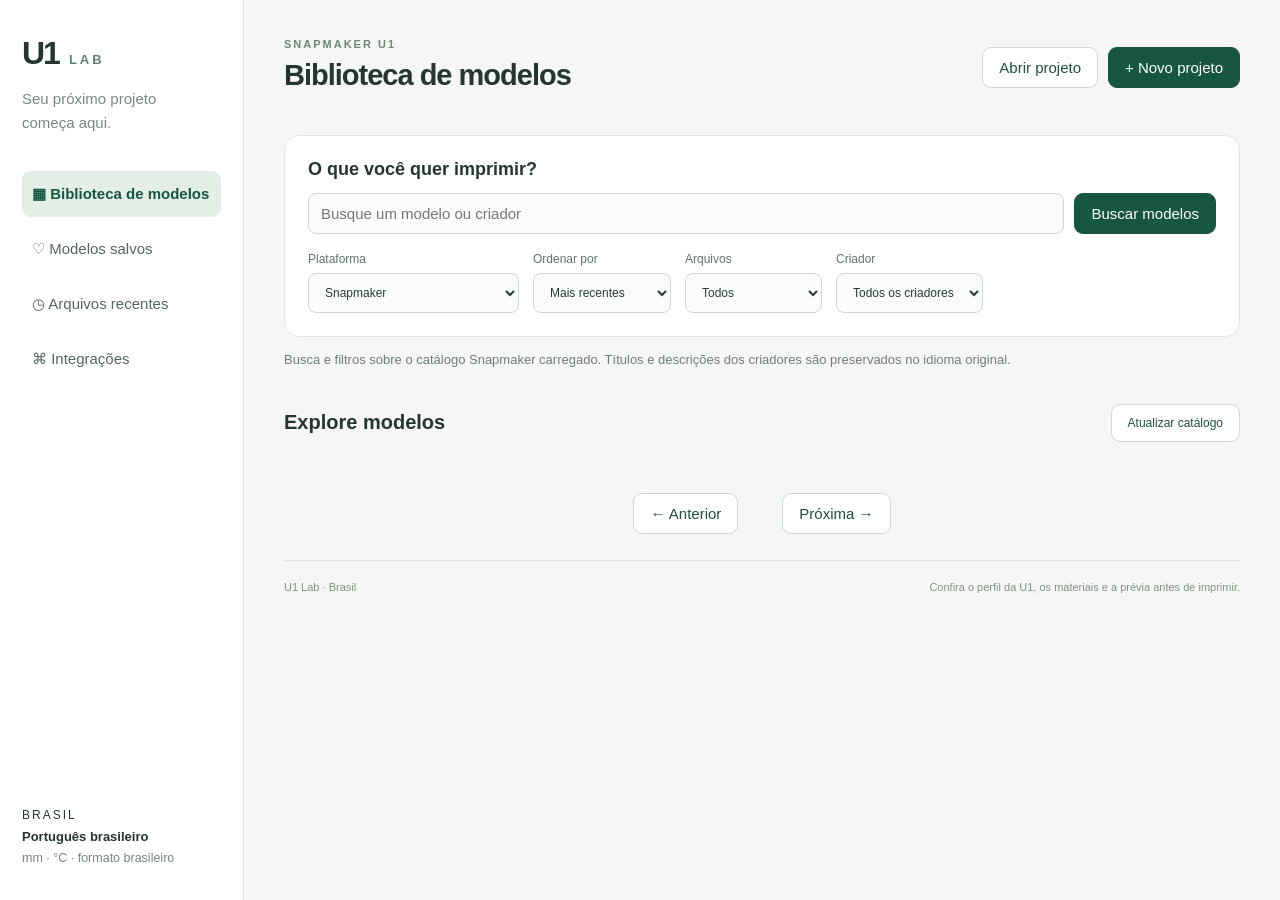
<file: resources/web/model-library/index.html>
<!doctype html>
<html lang="pt-BR">
<head>
<meta charset="utf-8"><meta name="viewport" content="width=device-width,initial-scale=1">
<meta http-equiv="Content-Security-Policy" content="default-src 'self'; script-src 'self'; style-src 'self'; img-src 'self' https: data:; connect-src 'self'; object-src 'none'; frame-src 'none'; base-uri 'self'; form-action 'none'">
<title>Biblioteca de modelos — U1 Lab</title>
<link rel="stylesheet" href="library.css">
</head>
<body>
<aside><div class="brand">U1<span>LAB</span></div><p class="tagline">Seu próximo projeto<br>começa aqui.</p><nav aria-label="Biblioteca"><button data-view="catalog" aria-current="page">▦ Biblioteca de modelos</button><button data-view="favorites">♡ Modelos salvos</button><button data-view="recent">◷ Arquivos recentes</button><button data-view="connections">⌘ Integrações</button></nav><div class="locale"><span>Brasil</span><strong>Português brasileiro</strong><small>mm · °C · formato brasileiro</small></div></aside>
<main>
<header><div><span class="eyebrow">SNAPMAKER U1</span><h1>Biblioteca de modelos</h1></div><div class="actions"><button id="open-project">Abrir projeto</button><button id="new-project" class="primary">+ Novo projeto</button></div></header>
<p id="status" role="status" aria-live="polite"></p>
<section id="catalog"><form id="search"><label for="query">O que você quer imprimir?</label><div class="search-row"><input id="query" type="search" maxlength="200" placeholder="Busque um modelo ou criador" autocomplete="off"><button class="primary">Buscar modelos</button></div><div class="filters"><label>Plataforma<select id="provider" aria-label="Plataforma"><option value="snapmaker">Snapmaker</option><option value="thingiverse">Thingiverse — requer conexão</option><option value="printables">Printables — acesso pendente</option><option value="makerworld">MakerWorld</option></select></label><div id="provider-filters"></div></div><details id="advanced"><summary>Mais filtros do Thingiverse</summary><div class="advanced-fields"></div></details></form><p id="scope" class="muted"></p><div class="results-heading"><h2 id="results-title">Explore modelos</h2><button id="refresh">Atualizar catálogo</button></div><div id="connection-help" class="connection" hidden><p id="connection-reason"></p><button id="resolve-connection" class="primary">Ver conexão da plataforma</button> <button id="use-snapmaker">Pesquisar no catálogo Snapmaker</button></div><div id="results" class="grid"></div><div class="pagination"><button id="previous">← Anterior</button><span id="page-label"></span><button id="next">Próxima →</button></div></section>
<section id="favorites" hidden><p class="muted">Modelos que você guardou neste perfil do aplicativo.</p><div class="grid"></div></section>
<section id="recent" hidden><p class="muted">Abra um projeto local para continuar de onde parou.</p><div class="recent-list"></div></section>
<section id="connections" hidden><h2>Seus catálogos, no aplicativo</h2><p>As buscas, resultados e detalhes aparecem nesta biblioteca. Nenhuma plataforma abre no navegador.</p><div class="connection"><h3>Snapmaker <span class="badge">Disponível</span></h3><p>Catálogo público usado pelo Orca. Busca e filtros locais sobre os modelos carregados; importação de STL e 3MF.</p></div><div class="connection"><h3>Thingiverse <span id="thingiverse-state" class="badge">Conexão necessária</span></h3><p>Conector da API oficial com busca, paginação, detalhes e os filtros documentados. Requer a credencial do seu próprio aplicativo Thingiverse. No Mac, a credencial fica em um arquivo privado da sua conta, fora do aplicativo, com acesso restrito ao seu usuário. Não usa o Chaves nem pede a senha do Mac. Reiniciar e atualizar preservam a configuração. Desconectar remove a credencial usada pelo U1 Lab.</p><button id="connect">Conectar Thingiverse</button> <button id="disconnect">Desconectar</button></div><div class="connection"><h3>Printables <span class="badge pending">Acesso pendente</span></h3><p>A consulta automatizada foi bloqueada pelo serviço. A integração aguarda um meio de acesso autorizado e verificável.</p></div><div class="connection" id="makerworld"><h3>MakerWorld <span id="mw-state" class="badge">Consultar conexão</span></h3><p>Pesquise na Biblioteca de modelos selecionando MakerWorld. Filtre projetos multicoloridos, confira os perfis e baixe o 3MF completo com as placas e a pintura do criador. Conecte sua conta Bambu global para baixar; a sessão é preservada entre reinícios e atualizações.</p><button id="mw-connect">Conectar conta MakerWorld</button> <button id="mw-verify" hidden>Informar código de verificação</button> <button id="mw-disconnect">Desconectar MakerWorld</button><p id="mw-status" role="status"></p><div id="mw-model"></div></div></section>
<section id="detail" hidden><button id="back">← Voltar aos modelos</button><div id="detail-body"></div></section>
<footer>U1 Lab · Brasil <span>Confira o perfil da U1, os materiais e a prévia antes de imprimir.</span></footer>
</main><script src="library.js"></script></body></html>
</file>
<file: resources/web/model-library/library.css>
:root{font-family:-apple-system,BlinkMacSystemFont,"Segoe UI",sans-serif;color:#24362f;background:#f6f7f5;font-size:15px;color-scheme:light}*{box-sizing:border-box}body{margin:0;display:flex;min-height:100vh}button,input,select{font:inherit}button{cursor:pointer;border:1px solid #cdd8d1;border-radius:9px;padding:11px 16px;color:#214e40;background:#fff}button:hover{background:#edf3ef}button:disabled{opacity:.45;cursor:default}button:focus-visible,input:focus-visible,select:focus-visible,summary:focus-visible{outline:3px solid #239578;outline-offset:3px}.primary{background:#175641;color:#fff;border-color:#175641}.primary:hover{background:#246b53}aside{width:244px;flex-shrink:0;background:#fff;border-right:1px solid #e0e6e0;padding:35px 22px;display:flex;flex-direction:column;position:sticky;top:0;height:100vh}.brand{font-size:32px;font-weight:800;letter-spacing:-2px}.brand span{font-size:13px;letter-spacing:3px;margin-left:10px;color:#5c8070}.tagline{font-size:15px;line-height:1.6;color:#79887f;margin:15px 0 36px}nav{display:grid;gap:9px}nav button{text-align:left;border:0;padding:14px 10px;color:#53675b}nav button[aria-current]{background:#e3eee7;color:#175641;font-weight:650}.locale{margin-top:auto;display:grid;gap:7px;padding-top:30px}.locale span{font-size:12px;text-transform:uppercase;letter-spacing:2px}.locale strong{font-size:13px}.locale small{color:#77887b}main{width:calc(100% - 244px);padding:34px 40px 20px;max-width:1900px}header{display:flex;justify-content:space-between;align-items:center;gap:20px;margin-bottom:35px}.eyebrow{color:#6e8678;font-size:11px;letter-spacing:2px;font-weight:700}h1{font-size:29px;letter-spacing:-1px;margin:8px 0}h2{font-size:20px}h3{margin:0 0 9px}.actions{display:flex;gap:10px;white-space:nowrap}#search{background:#fff;border:1px solid #e0e7e0;padding:23px;border-radius:15px}#search>label{display:block;font-size:18px;font-weight:650;margin-bottom:13px}.search-row{display:flex;gap:10px}input,select{padding:11px 12px;background:#fafcf9;border:1px solid #ced9d1;border-radius:8px;min-width:0;color:#263c30}#query{flex:1;width:100%}.filters{display:flex;gap:14px;margin-top:18px;align-items:end;flex-wrap:wrap}.filters label,.advanced-fields label{display:grid;gap:7px;font-size:12px;color:#607569}#provider-filters{display:flex;gap:14px;flex-wrap:wrap}.filters select{max-width:240px}.muted{color:#6e7d73;font-size:13px;line-height:1.6}.results-heading{display:flex;align-items:center;justify-content:space-between;margin:24px 0 16px}.results-heading button{font-size:12px}.grid{display:grid;grid-template-columns:repeat(auto-fill,minmax(220px,1fr));gap:22px}.card{overflow:hidden;background:#fff;border:1px solid #e4e9e2;border-radius:14px;position:relative}.card .open-model{padding:0;border:0;border-radius:0;width:100%;text-align:left;color:inherit;background:transparent}.card img{width:100%;aspect-ratio:4/3;object-fit:cover;background:#e7ede6;display:block}.card .info{padding:16px}.card strong{font-size:16px;line-height:1.4;display:-webkit-box;-webkit-line-clamp:2;-webkit-box-orient:vertical;overflow:hidden}.card small{display:block;color:#738379;margin-top:7px}.save{position:absolute;right:9px;top:9px;padding:8px 11px;border-radius:50%;background:#fffffff2;font-size:18px}.card .source{font-size:10px;text-transform:uppercase;letter-spacing:1px;color:#447057;margin-bottom:9px}.pagination{display:flex;justify-content:center;align-items:center;gap:22px;margin:26px 0}#status{padding:13px 0;color:#365c49;line-height:1.6;white-space:pre-line}#status:empty{display:none}.empty{grid-column:1/-1;padding:42px;text-align:center;border:1px dashed #ccd9cd;border-radius:12px;color:#748278}.connection{background:white;border:1px solid #e0e8df;border-radius:12px;padding:24px;margin:20px 0;line-height:1.6}.badge{font-size:11px;background:#e1f0e6;color:#397450;border-radius:12px;padding:4px 9px;white-space:nowrap;margin-left:10px;font-weight:500}.pending{background:#f2eddf;color:#856a2e}details{margin-top:18px}summary{cursor:pointer;color:#426a51}.advanced-fields{display:grid;grid-template-columns:repeat(auto-fit,minmax(180px,1fr));gap:15px;margin-top:18px}footer{display:flex;justify-content:space-between;border-top:1px solid #dee5dd;padding:20px 0;margin-top:25px;color:#819084;font-size:11px;gap:20px}.detail-grid{display:grid;grid-template-columns:1fr 1fr;gap:35px;margin-top:24px}.detail-grid img{width:100%;border-radius:15px}.description{white-space:pre-wrap;line-height:1.7;font-size:14px;color:#627466}.detail-grid h2{font-size:28px;line-height:1.3}.detail-grid .primary{margin:20px 0}.recent-list{display:grid;gap:10px}.recent-list button{text-align:left}[hidden]{display:none!important}@media(max-width:1050px){aside{width:200px;padding:28px 15px}main{width:calc(100% - 200px);padding:24px}header{align-items:start;flex-direction:column}.detail-grid{grid-template-columns:1fr}}@media(max-width:650px){body{display:block}aside{position:static;width:100%;height:auto;padding:18px}.brand,.tagline,.locale{display:none}nav{display:flex;overflow:auto}nav button{white-space:nowrap;font-size:12px;padding:10px}main{width:100%;padding:18px}.search-row{flex-direction:column}.grid{grid-template-columns:repeat(auto-fill,minmax(160px,1fr));gap:12px}.filters,#provider-filters{width:100%}.filters select{max-width:100%;width:100%}footer{display:block}footer span{display:block;margin-top:9px}}

.part-card{display:grid;grid-template-columns:112px minmax(0,1fr);gap:14px;padding:16px 0;border-bottom:1px solid #dce4dc}.part-card>div{grid-column:2}.part-card>img{grid-column:1;grid-row:1;width:112px;height:112px;object-fit:contain;background:white;border:1px solid #dce4dc;border-radius:10px}.part-card small{display:block;color:#718077;margin-top:4px}.part-card p{margin:8px 0}.part-card select{max-width:100%}
</file>
